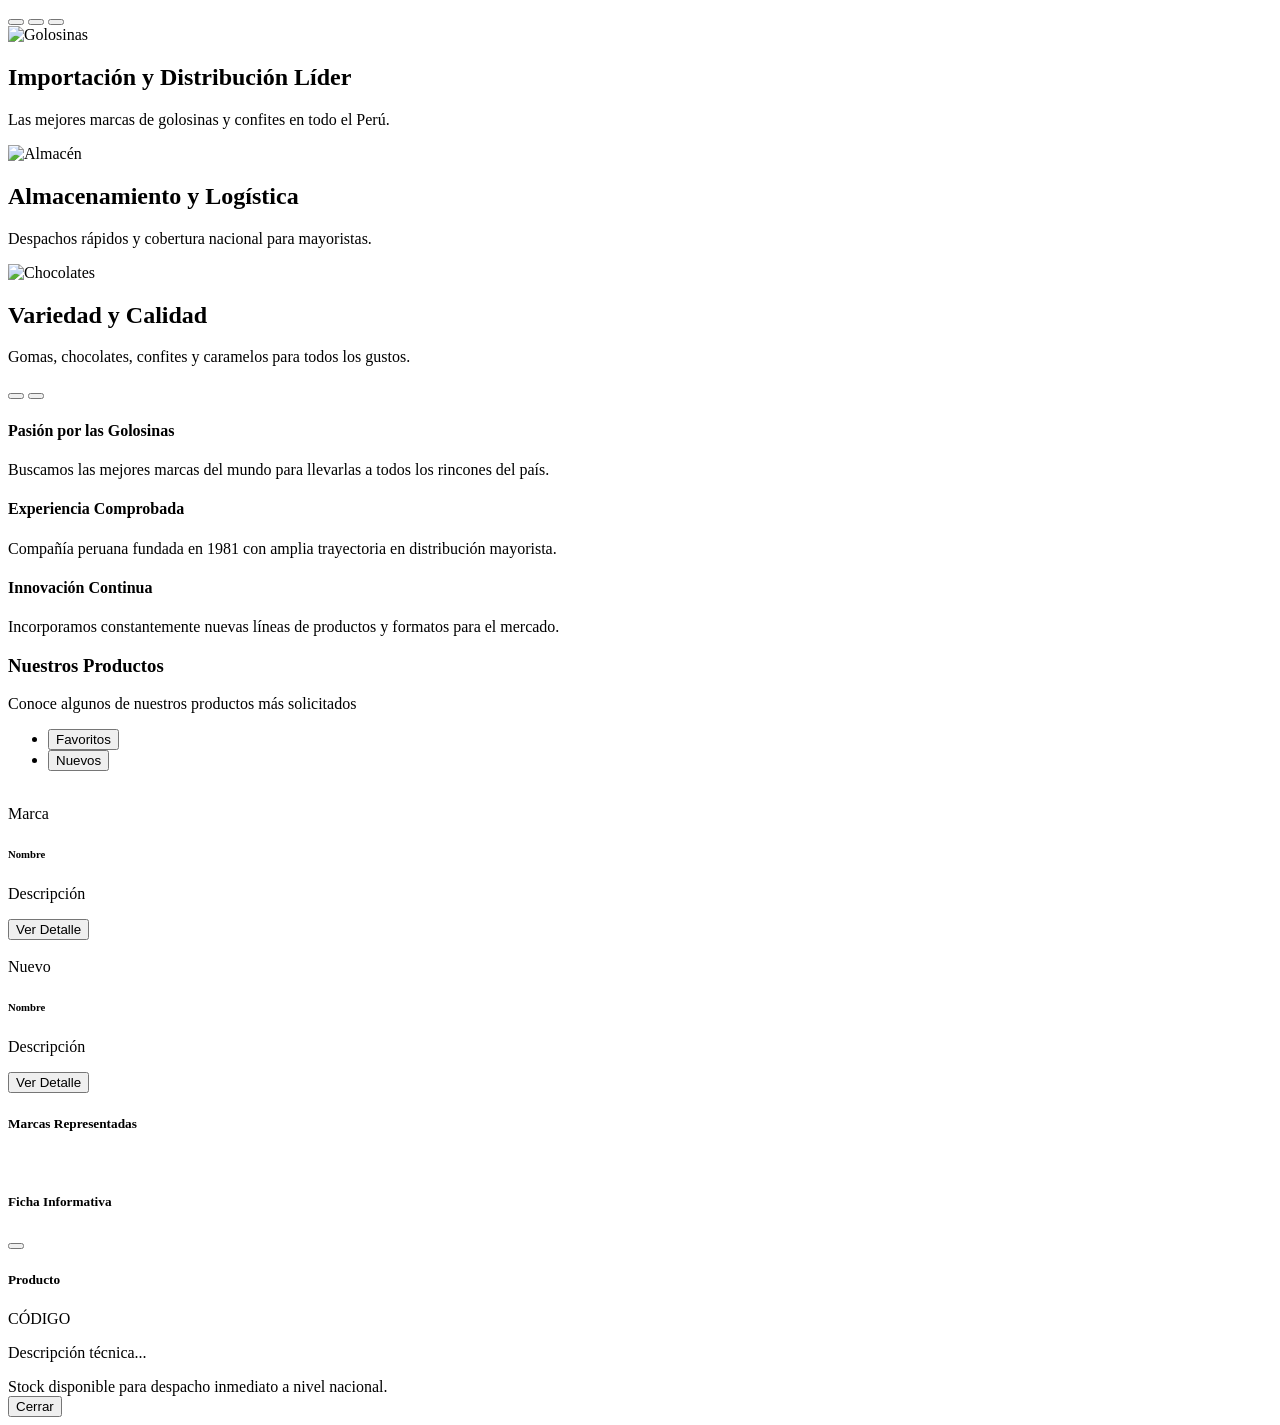
<file: Proyecto-Marcos/src/main/resources/templates/index.html>
<!DOCTYPE html>
<html lang="es" xmlns:th="http://www.thymeleaf.org">
<head>
    <th:block th:replace="~{fragments/layout :: head}"></th:block>
    <title>LABOCER - Inicio</title>
</head>
<body>
    <!-- Encabezado Reutilizable -->
    <div th:replace="~{fragments/layout :: topbar}"></div>
    <div th:replace="~{fragments/layout :: navbar}"></div>

    <!-- CARRUSEL PAGINA -->
    <div id="mainCarousel" class="carousel slide" data-bs-ride="carousel">
        <div class="carousel-indicators">
            <button type="button" data-bs-target="#mainCarousel" data-bs-slide-to="0" class="active"></button>
            <button type="button" data-bs-target="#mainCarousel" data-bs-slide-to="1"></button>
            <button type="button" data-bs-target="#mainCarousel" data-bs-slide-to="2"></button>
        </div>
        <div class="carousel-inner">
            <div class="carousel-item active">
                <img th:src="@{/img/banners/1.jpg}" class="d-block w-100" style="height: 400px; object-fit: cover;" alt="Golosinas">
                <div class="carousel-caption-morado text-center text-white">
                    <h2 class="fw-bold mb-1">Importación y Distribución Líder</h2>
                    <p class="mb-0 small text-white-50">Las mejores marcas de golosinas y confites en todo el Perú.</p>
                </div>
            </div>
            <div class="carousel-item">
                <img th:src="@{/img/banners/4.jpg}" class="d-block w-100" style="height: 400px; object-fit: cover;" alt="Almacén">
                <div class="carousel-caption-morado text-center text-white">
                    <h2 class="fw-bold mb-1">Almacenamiento y Logística</h2>
                    <p class="mb-0 small text-white-50">Despachos rápidos y cobertura nacional para mayoristas.</p>
                </div>
            </div>
            <div class="carousel-item">
                <img th:src="@{/img/banners/2.jpg}" class="d-block w-100" style="height: 400px; object-fit: cover;" alt="Chocolates">
                <div class="carousel-caption-morado text-center text-white">
                    <h2 class="fw-bold mb-1">Variedad y Calidad</h2>
                    <p class="mb-0 small text-white-50">Gomas, chocolates, confites y caramelos para todos los gustos.</p>
                </div>
            </div>
        </div>
        <button class="carousel-control-prev" type="button" data-bs-target="#mainCarousel" data-bs-slide="prev" style="z-index: 5;">
            <span class="carousel-control-prev-icon"></span>
        </button>
        <button class="carousel-control-next" type="button" data-bs-target="#mainCarousel" data-bs-slide="next" style="z-index: 5;">
            <span class="carousel-control-next-icon"></span>
        </button>
    </div>

    <!-- PILARES CORPORATIVOS -->
    <section class="py-5">
        <div class="container">
            <div class="row g-4 text-center">
                <div class="col-md-4">
                    <div class="card-pilar">
                        <i class="bi bi-heart-fill text-danger fs-1 mb-2 d-block"></i>
                        <h4 class="text-labocer-purple fw-bold">Pasión por las Golosinas</h4>
                        <p class="text-muted small mb-0">Buscamos las mejores marcas del mundo para llevarlas a todos los rincones del país.</p>
                    </div>
                </div>
                <div class="col-md-4">
                    <div class="card-pilar">
                        <i class="bi bi-shield-check text-success fs-1 mb-2 d-block"></i>
                        <h4 class="text-labocer-purple fw-bold">Experiencia Comprobada</h4>
                        <p class="text-muted small mb-0">Compañía peruana fundada en 1981 con amplia trayectoria en distribución mayorista.</p>
                    </div>
                </div>
                <div class="col-md-4">
                    <div class="card-pilar">
                        <i class="bi bi-lightning-charge-fill text-warning fs-1 mb-2 d-block"></i>
                        <h4 class="text-labocer-purple fw-bold">Innovación Continua</h4>
                        <p class="text-muted small mb-0">Incorporamos constantemente nuevas líneas de productos y formatos para el mercado.</p>
                    </div>
                </div>
            </div>
        </div>
    </section>

    <!-- PRODUCTOS DESTACADOS (RENDERIZADOS DINÁMICAMENTE CON THYMELEAF) -->
    <section class="py-4">
        <div class="container">
            <div class="text-center mb-4">
                <h3 class="fw-bold text-purple">Nuestros Productos</h3>
                <p class="text-muted small">Conoce algunos de nuestros productos más solicitados</p>
            </div>

            <!-- Pestañas -->
            <ul class="nav nav-pills justify-content-center mb-4" id="pills-tab" role="tablist">
                <li class="nav-item" role="presentation">
                    <button class="nav-link active me-2" id="pills-fav-tab" data-bs-toggle="pill" data-bs-target="#pills-fav" type="button">Favoritos</button>
                </li>
                <li class="nav-item" role="presentation">
                    <button class="nav-link btn-outline-secondary" id="pills-new-tab" data-bs-toggle="pill" data-bs-target="#pills-new" type="button">Nuevos</button>
                </li>
            </ul>

            <!-- Contenido de Pestañas -->
            <div class="tab-content" id="pills-tabContent">
                
                <!-- Tab Favoritos: Iteración dinámica con th:each -->
                <div class="tab-pane fade show active" id="pills-fav">
                    <div class="row row-cols-1 row-cols-sm-2 row-cols-md-4 g-4">
                        <div class="col" th:each="prod : ${favoritos}">
                            <div class="card h-100 card-custom">
                                <img th:src="@{'/' + ${prod.imagen}}" class="card-img-top p-2" th:alt="${prod.nombre}">
                                <div class="card-body text-center d-flex flex-column justify-content-between">
                                    <div>
                                        <span class="badge bg-secondary mb-2" th:text="${prod.marca}">Marca</span>
                                        <h6 class="card-title fw-bold" th:text="${prod.nombre}">Nombre</h6>
                                        <p class="small text-muted mb-3" th:text="${prod.descripcion}">Descripción</p>
                                    </div>
                                    <button class="btn btn-sm btn-labocer-yellow w-100 btn-detalle-home" 
                                            data-bs-toggle="modal" 
                                            data-bs-target="#modalInfo"
                                            th:attr="data-nombre=${prod.nombre}, data-descripcion=${prod.descripcion}, data-codigo=${prod.codigo}">
                                        Ver Detalle
                                    </button>
                                </div>
                            </div>
                        </div>
                    </div>
                </div>

                <!-- Tab Nuevos: Iteración dinámica con th:each -->
                <div class="tab-pane fade" id="pills-new">
                    <div class="row row-cols-1 row-cols-sm-2 row-cols-md-4 g-4">
                        <div class="col" th:each="prod : ${nuevos}">
                            <div class="card h-100 card-custom">
                                <img th:src="@{'/' + ${prod.imagen}}" class="card-img-top p-2" th:alt="${prod.nombre}">
                                <div class="card-body text-center d-flex flex-column justify-content-between">
                                    <div>
                                        <span class="badge bg-danger mb-2">Nuevo</span>
                                        <h6 class="card-title fw-bold" th:text="${prod.nombre}">Nombre</h6>
                                        <p class="small text-muted mb-3" th:text="${prod.descripcion}">Descripción</p>
                                    </div>
                                    <button class="btn btn-sm btn-labocer-yellow w-100 btn-detalle-home" 
                                            data-bs-toggle="modal" 
                                            data-bs-target="#modalInfo"
                                            th:attr="data-nombre=${prod.nombre}, data-descripcion=${prod.descripcion}, data-codigo=${prod.codigo}">
                                        Ver Detalle
                                    </button>
                                </div>
                            </div>
                        </div>
                    </div>
                </div>

            </div>
        </div>
    </section>

    <!-- SECCIÓN MARCAS (ITERADAS CON THYMELEAF) -->
    <section class="py-4 text-center">
        <div class="container">
            <h5 class="text-labocer-purple fw-bold mb-3">Marcas Representadas</h5>
            <div class="row row-cols-2 row-cols-sm-3 row-cols-md-6 g-3 justify-content-center align-items-center">
                <div class="col" th:each="marca : ${marcas}">
                    <div class="brand-card-item">
                        <img th:src="@{'/img/marcas/' + ${marca} + '.png'}" th:alt="${marca}" class="img-fluid brand-img">
                    </div>
                </div>
            </div>
        </div>
    </section>

    <!-- FICHA INFORMATIVA DINÁMICA -->
    <div class="modal fade" id="modalInfo" tabindex="-1" aria-hidden="true">
        <div class="modal-dialog modal-dialog-centered">
            <div class="modal-content">
                <div class="modal-header bg-labocer-purple text-white">
                    <h5 class="modal-title">Ficha Informativa</h5>
                    <button type="button" class="btn-close btn-close-white" data-bs-dismiss="modal"></button>
                </div>
                <div class="modal-body text-center">
                    <h5 id="modalInfoTitulo" class="fw-bold text-purple mb-1">Producto</h5>
                    <p id="modalInfoCodigo" class="badge bg-secondary mb-2">CÓDIGO</p>
                    <p id="modalInfoDesc" class="text-muted small mb-3">Descripción técnica...</p>
                    <div class="alert alert-info py-1 small">Stock disponible para despacho inmediato a nivel nacional.</div>
                </div>
                <div class="modal-footer">
                    <button type="button" class="btn btn-sm btn-secondary" data-bs-dismiss="modal">Cerrar</button>
                </div>
            </div>
        </div>
    </div>

    <!-- Pie de Página Reutilizable -->
    <div th:replace="~{fragments/layout :: footer}"></div>

    <!-- Bootstrap 5 JS Bundle -->
    <script src="https://cdn.jsdelivr.net/npm/bootstrap@5.3.3/dist/js/bootstrap.bundle.min.js"></script>

    <!-- Script para alimentar la ficha informativa interactiva de Inicio -->
    <script>
        document.querySelectorAll('.btn-detalle-home').forEach(btn => {
            btn.addEventListener('click', function() {
                document.getElementById('modalInfoTitulo').textContent = this.getAttribute('data-nombre');
                document.getElementById('modalInfoCodigo').textContent = 'Código: ' + this.getAttribute('data-codigo');
                document.getElementById('modalInfoDesc').textContent = this.getAttribute('data-descripcion');
            });
        });
    </script>
</body>
</html>
</file>
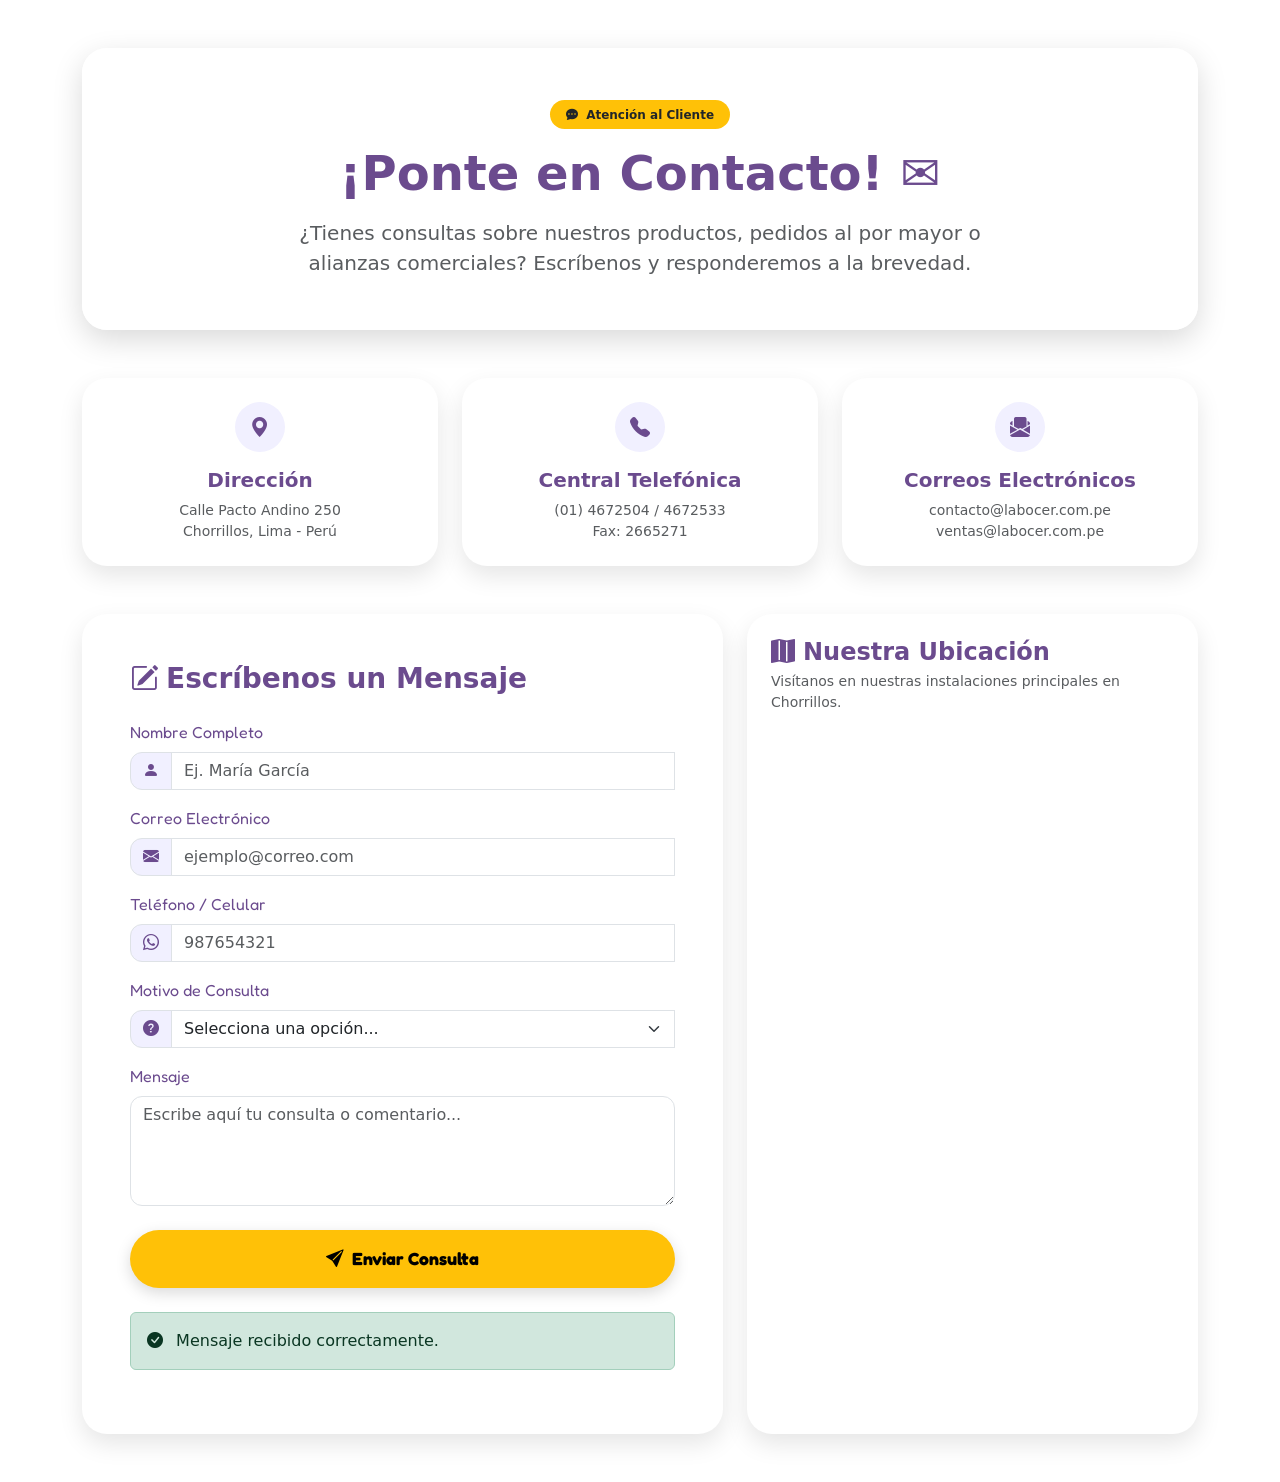
<file: Proyecto-Marcos/src/main/resources/templates/contacto.html>
<!DOCTYPE html>
<html lang="es" xmlns:th="http://www.thymeleaf.org">
<head>
    <th:block th:replace="~{fragments/layout :: head}"></th:block>
    <title>Contacto - LABOCER | Importación y Distribución de Golosinas</title>
    <link rel="shortcut icon" th:href="@{/img-nos/logo.png}" type="image/x-icon">
    
    <link href="https://cdn.jsdelivr.net/npm/bootstrap@5.3.3/dist/css/bootstrap.min.css" rel="stylesheet">
    <link rel="stylesheet" href="https://cdn.jsdelivr.net/npm/bootstrap-icons@1.11.3/font/bootstrap-icons.min.css">
    
    <link href="https://fonts.googleapis.com/css2?family=Fredoka:wght@400;600;700&family=Poppins:wght@300;400;600&display=swap" rel="stylesheet">
    <link rel="stylesheet" th:href="@{/css/custom.css}">
    <style>
        /* Tarjeta Header */
        .header-box {
            background: rgba(255, 255, 255, 0.95);
            border-radius: 25px;
            box-shadow: 0 10px 30px rgba(0,0,0,0.15);
            border: 4px solid #ffffff;
        }

        .text-purple {
            color: #6B4B8E !important;
        }

        .bg-purple {
            background-color: #6B4B8E !important;
        }

        /* Tarjeta principal y lateral */
        .card-candy {
            border: none;
            border-radius: 25px;
            box-shadow: 0 10px 25px rgba(0,0,0,0.1);
            background-color: #ffffff;
            overflow: hidden;
        }

        /* Botón de envío */
        .btn-candy {
            background-color: #ffc107;
            color: #000000 !important;
            font-family: 'Fredoka', cursive;
            border: none;
            border-radius: 50px;
            padding: 12px 30px;
            font-size: 1.1rem;
            font-weight: 700;
            box-shadow: 0 5px 15px rgba(0, 0, 0, 0.15);
            transition: all 0.3s ease;
        }

        .btn-candy:hover {
            transform: scale(1.02);
            background-color: #e0a800;
        }

        /* Form Controls con estilo redondeado */
        .form-control, .form-select, .input-group-text {
            border-radius: 12px;
        }
        
        .input-group .form-control, .input-group .form-select {
            border-top-left-radius: 0;
            border-bottom-left-radius: 0;
        }
        
        .input-group .input-group-text {
            border-top-right-radius: 0;
            border-bottom-right-radius: 0;
            background-color: #f1f0ff;
            color: #6B4B8E;
        }

        .form-label {
            font-family: 'Fredoka', cursive;
            color: #6B4B8E;
        }

        .icon-box-circle {
            width: 50px;
            height: 50px;
            border-radius: 50%;
            display: flex;
            align-items: center;
            justify-content: center;
            background-color: #f1f0ff;
            color: #6B4B8E;
            font-size: 1.25rem;
            flex-shrink: 0;
        }
    </style>
</head>
<body>
    <!-- Encabezado Reutilizable -->
    <div th:replace="~{fragments/layout :: topbar}"></div>
    <div th:replace="~{fragments/layout :: navbar}"></div>

    <!-- Header / Título -->
    <header class="container py-5">
        <div class="header-box text-center p-4 p-md-5">
            <span class="badge bg-warning text-dark px-3 py-2 rounded-pill fw-bold mb-3">
                <i class="bi bi-chat-dots-fill me-1"></i> Atención al Cliente
            </span>
            <h1 class="display-5 fw-bold text-purple mb-3">¡Ponte en Contacto! ✉️</h1>
            <p class="lead text-muted mx-auto mb-0" style="max-width: 750px;">
                ¿Tienes consultas sobre nuestros productos, pedidos al por mayor o alianzas comerciales? Escríbenos y responderemos a la brevedad.
            </p>
        </div>
    </header>

    <main class="container mb-5">
        
        <!-- Tarjetas de Información Rápida -->
        <div class="row g-4 mb-5">
            <div class="col-md-4">
                <div class="card card-candy p-4 text-center h-100 d-flex flex-column align-items-center justify-content-center">
                    <div class="icon-box-circle mb-3">
                        <i class="bi bi-geo-alt-fill"></i>
                    </div>
                    <h5 class="fw-bold text-purple mb-2">Dirección</h5>
                    <p class="text-muted small mb-0">Calle Pacto Andino 250<br>Chorrillos, Lima - Perú</p>
                </div>
            </div>
            
            <div class="col-md-4">
                <div class="card card-candy p-4 text-center h-100 d-flex flex-column align-items-center justify-content-center">
                    <div class="icon-box-circle mb-3">
                        <i class="bi bi-telephone-fill"></i>
                    </div>
                    <h5 class="fw-bold text-purple mb-2">Central Telefónica</h5>
                    <p class="text-muted small mb-0">(01) 4672504 / 4672533<br>Fax: 2665271</p>
                </div>
            </div>

            <div class="col-md-4">
                <div class="card card-candy p-4 text-center h-100 d-flex flex-column align-items-center justify-content-center">
                    <div class="icon-box-circle mb-3">
                        <i class="bi bi-envelope-paper-fill"></i>
                    </div>
                    <h5 class="fw-bold text-purple mb-2">Correos Electrónicos</h5>
                    <p class="text-muted small mb-0">contacto@labocer.com.pe<br>ventas@labocer.com.pe</p>
                </div>
            </div>
        </div>

        <div class="row g-4">
            <!-- Formulario de Contacto -->
            <div class="col-lg-7">
                <div class="card card-candy p-4 p-md-5">
                    <h3 class="fw-bold text-purple mb-4"><i class="bi bi-pencil-square me-2"></i>Escríbenos un Mensaje</h3>
                    
                   <form 
    id="formContacto"
    th:action="@{/contacto/enviar}"
    method="post"
    class="needs-validation"
    novalidate>
                        
                        <!-- Nombre Completo -->
                        <div class="mb-3 form-group">
                            <label for="nombreCompleto" class="form-label">Nombre Completo</label>
                            <div class="input-group">
                                <span class="input-group-text"><i class="bi bi-person-fill"></i></span>
                                <input 
    type="text"
    class="form-control"
    id="nombreCompleto"
    name="nombreCompleto"
    placeholder="Ej. María García"
    required>
                                <div class="invalid-feedback">Por favor ingresa tu nombre completo.</div>
                            </div>
                        </div>

                        <!-- Correo Electrónico -->
                        <div class="mb-3 form-group">
                            <label for="emailContacto" class="form-label">Correo Electrónico</label>
                            <div class="input-group">
                                <span class="input-group-text"><i class="bi bi-envelope-fill"></i></span>
                                <input 
    type="email"
    class="form-control"
    id="emailContacto"
    name="email"
    placeholder="ejemplo@correo.com"
    required>
                                <div class="invalid-feedback">Ingresa un correo electrónico válido.</div>
                            </div>
                        </div>

                        <!-- Teléfono / WhatsApp -->
                        <div class="mb-3 form-group">
                            <label for="telefonoContacto" class="form-label">Teléfono / Celular</label>
                            <div class="input-group">
                                <span class="input-group-text"><i class="bi bi-whatsapp"></i></span>
                                <input 
    type="tel"
    class="form-control"
    id="telefonoContacto"
    name="telefono"
    placeholder="987654321"
    maxlength="9"
    minlength="9"
    pattern="[0-9]{9}"
    oninput="this.value = this.value.replace(/[^0-9]/g, '')"
    required>
                                <div class="invalid-feedback">Ingresa un número telefónico de 9 dígitos.</div>
                            </div>
                        </div>

                        <!-- Motivo de Consulta -->
                        <div class="mb-3 form-group">
                            <label for="asunto" class="form-label">Motivo de Consulta</label>
                            <div class="input-group">
                                <span class="input-group-text"><i class="bi bi-question-circle-fill"></i></span>
                                <select class="form-select" id="asunto" name="asunto" required>
                                    <option value="" selected disabled>Selecciona una opción...</option>
                                    <option value="pedidos">Ventas y Pedidos al por Mayor</option>
                                    <option value="distribucion">Quiero ser Distribuidor</option>
                                    <option value="atencion">Atención al Cliente / Reclamos</option>
                                    <option value="otro">Otro Motivo</option>
                                </select>
                                <div class="invalid-feedback">Selecciona el motivo de tu consulta.</div>
                            </div>
                        </div>

                        <!-- Mensaje -->
                        <div class="mb-4 form-group">
                            <label for="mensaje" class="form-label">Mensaje</label>
                           <textarea 
    class="form-control"
    id="mensaje"
    name="mensaje"
    rows="4"
    placeholder="Escribe aquí tu consulta o comentario..."
    required></textarea>
                            <div class="invalid-feedback">Por favor escribe un mensaje.</div>
                        </div>

                        <!-- Botón Submit -->
                        <button type="submit" class="btn btn-candy w-100 py-3">
                            <i class="bi bi-send-fill me-2"></i>Enviar Consulta
                        </button>

                    </form>
                    <div 
    th:if="${mensaje}"
    class="alert alert-success mt-4"
    role="alert">

    <i class="bi bi-check-circle-fill me-2"></i>
    Mensaje recibido correctamente.
</div>
                </div>
            </div>

            <!-- Mapa de Ubicación -->
            <div class="col-lg-5">
                <div class="card card-candy h-100 p-2">
                    <div class="p-3">
                        <h4 class="fw-bold text-purple mb-1"><i class="bi bi-map-fill me-2"></i>Nuestra Ubicación</h4>
                        <p class="text-muted small mb-0">Visítanos en nuestras instalaciones principales en Chorrillos.</p>
                    </div>
                    <div class="flex-grow-1" style="min-height: 350px;">
                        <iframe 
                            src="https://www.google.com/maps/embed?pb=!1m18!1m12!1m3!1d3900.270921471379!2d-77.0135320251786!3d-12.16115984339174!2m3!1f0!2f0!3f0!3m2!1i1024!2i768!4f13.1!3m3!1m2!1s0x9105b81014a0fa81%3A0xb001ba0236a287ee!2sCa.%20Pacto%20Andino%20250%2C%20Chorrillos%2015056!5e0!3m2!1ses!2spe!4v1700000000000!5m2!1ses!2spe" 
                            width="100%" 
                            height="100%" 
                            style="border:0; border-radius: 20px;" 
                            allowfullscreen="" 
                            loading="lazy" 
                            referrerpolicy="no-referrer-when-downgrade">
                        </iframe>
                    </div>
                </div>
            </div>

        </div>
    </main>

    <!-- Footer -->
    <div th:replace="~{fragments/layout :: footer}"></div>

    <!-- Bootstrap 5 JS Bundle -->
    <script src="https://cdn.jsdelivr.net/npm/bootstrap@5.3.3/dist/js/bootstrap.bundle.min.js"></script>
    
    <!-- Script de Validación Nativa de Bootstrap -->
 <script>
(() => {
    'use strict'

    const form = document.getElementById('formContacto')

    form.addEventListener('submit', event => {

        const telefonoInput = document.getElementById('telefonoContacto');

        if (!form.checkValidity() || telefonoInput.value.length !== 9) {
            event.preventDefault()
            event.stopPropagation()
        }

        form.classList.add('was-validated')

    }, false)

})()
</script>
</body>
</html>
</file>
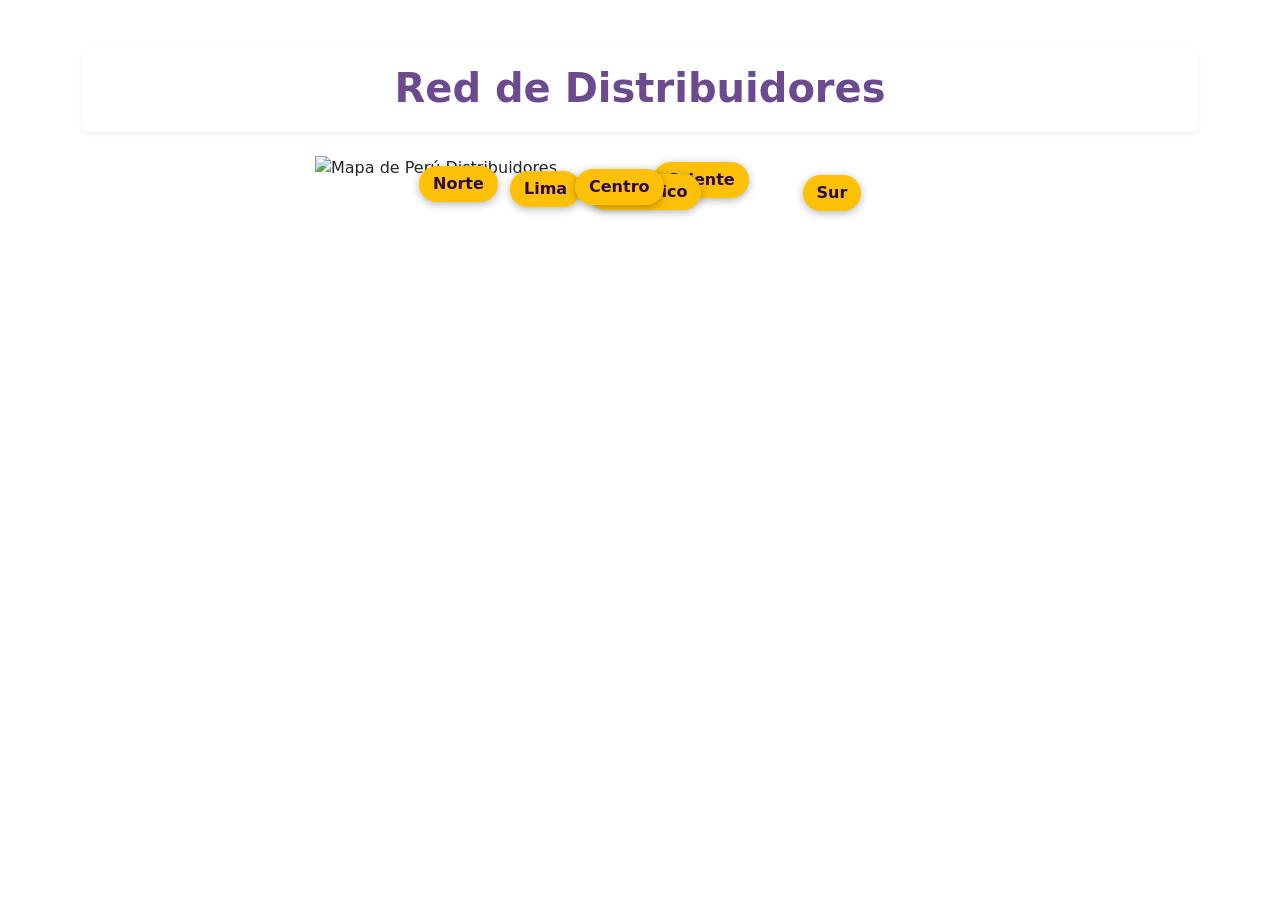
<file: Proyecto-Marcos/src/main/resources/templates/distribuidores.html>
<!DOCTYPE html>
<html lang="es" xmlns:th="http://www.thymeleaf.org">
<head>
    <th:block th:replace="~{fragments/layout :: head}"></th:block>
    <title>Distribuidores - LABOCER</title>
    <link rel="shortcut icon" th:href="@{/img-nos/logo.png}" type="image/x-icon">

    <link rel="preconnect" href="https://fonts.googleapis.com">
    <link rel="preconnect" href="https://fonts.gstatic.com" crossorigin>
    <link href="https://fonts.googleapis.com/css2?family=Fredoka:wght@400;600;700&family=Poppins:wght@300;400;600&display=swap" rel="stylesheet">

    <link href="https://cdn.jsdelivr.net/npm/bootstrap@5.3.3/dist/css/bootstrap.min.css" rel="stylesheet">
    <link rel="stylesheet" href="https://cdn.jsdelivr.net/npm/bootstrap-icons@1.11.3/font/bootstrap-icons.min.css">
    <link rel="stylesheet" th:href="@{/css/custom.css}">
    
    <style>
        .mapabox {
            position: relative;
            max-width: 650px;
            margin: 0 auto;
        }

        .mapaperu {
            width: 100%;
            height: auto;
            display: block;
        }

        .btnpro {
            position: absolute;
            z-index: 10;
        }

        .btnmap {
            background-color: #ffc107;
            color: #2b0854;
            font-weight: bold;
            padding: 6px 14px;
            border-radius: 20px;
            cursor: pointer;
            box-shadow: 0 2px 8px rgba(0, 0, 0, 0.3);
            margin: 0;
            display: inline-block;
            transition: all 0.2s ease-in-out;
            user-select: none;
            border: none;
        }

        .btnmap:hover,
        .btnmap:focus {
            background-color: #2b0854;
            color: #ffffff;
            transform: scale(1.08);
        }

        .inmapa.boxpro {
            display: none;
            position: absolute;
            top: 110%;
            left: 50%;
            transform: translateX(-50%);
            width: 280px;
            max-height: 260px;
            overflow-y: auto;
            background-color: #ffffff;
            border: 2px solid #6B4B8E;
            border-radius: 8px;
            padding: 12px;
            box-shadow: 0 4px 15px rgba(0, 0, 0, 0.3);
            z-index: 100;
            font-size: 0.85rem;
            text-align: left;
        }

        .inmapa.boxpro,
        .inmapa.boxpro p,
        .inmapa.boxpro strong {
            color: #000000 !important;
        }

        .inmapa.boxpro p {
            margin-bottom: 0;
        }

        /* Soporte para Hover y Clics activos */
        .btnpro:hover .inmapa.boxpro,
        .btnpro.active .inmapa.boxpro {
            display: block;
        }

        /* Posicionamiento en el Mapa */
        .proceso1 { top: 62%; left: 30%; }
        .proceso2 { top: 25%; left: 52%; }
        .proceso3 { top: 76%; left: 42%; }
        .proceso4 { top: 78%; left: 75%; }
        .proceso5 { top: 55%; left: 40%; }
        .proceso6 { top: 40%; left: 16%; }

        /* Ajustes Responsivos */
        @media (max-width: 576px) {
            .btnmap {
                padding: 4px 10px;
                font-size: 0.75rem;
            }
            .inmapa.boxpro {
                width: 220px;
                font-size: 0.78rem;
            }
        }
    </style>
</head>
<body>
    <!-- Encabezado Reutilizable -->
    <div th:replace="~{fragments/layout :: topbar}"></div>
    <div th:replace="~{fragments/layout :: navbar}"></div>

    <!-- Contenido Principal: Mapa Interactivo -->
    <main class="container py-5">
        <div class="text-center mb-4 p-3 bg-white bg-opacity-90 rounded shadow-sm">
            <h1 class="fw-bold mb-1" style="color: #6B4B8E !important;">Red de Distribuidores</h1>
        </div>

        <div class="mapabox animateblock">
            <img th:src="@{/img-distr/mapa.png}" class="mapaperu" alt="Mapa de Perú Distribuidores" onerror="this.src='/imgs/mapa.png'">
            
            <!-- LIMA -->
            <div class="btnpro proceso1">
                <button class="btnmap">Lima</button>
                <div class="inmapa boxpro">
                    <p>Distribuidores San Hilarion S.A.</p>
                    <p>Distribuidores MAFE.L S.A.C.</p>
                    <p>Drug Store San Nicolás S.A.C.</p>
                    <p>Representaciones San Nicolás S.A.C.</p>
                    <p>Dacom Comercial E.I.R.L.</p>
                    <p>Distribuciones CESFA S.A.C.</p>
                    <p>Distribuciones e inversiones Aldrians S.A.C.</p>
                    <p>Grupo Dulmed S.A.C.</p>
                    <p>Romero Poma Joel</p>
                    <p>Rojas Benavides José Manuel</p>
                    <p>SOMAD S.R.L.</p>
                </div> 
            </div> 

            <!-- ORIENTE -->
            <div class="btnpro proceso2">
                <button class="btnmap">Oriente</button>
                <div class="inmapa boxpro">
                    <p>
                        <strong>PUCALLPA</strong><br>
                        - DISTRIBUCIONES B Y V DEL ORIENTE E.I.R.L.<br>
                        - E-INNOVAS DISTRIBUIDORES E.I.R.L.<br>
                        - INVERSIONES V Y A S.A.C.<br>
                        - MAKRO DISTRIBUIDORES E.I.R.L.<br><br>
                        <strong>MOYOBAMBA</strong><br>
                        - ARAUJO CANELO, JHON HAYRO<br><br>
                        <strong>TARAPOTO</strong><br>
                        - ALTAMIRANO CHAVEZ, DANIEL
                    </p>
                </div> 
            </div>

            <!-- SUR CHICO -->
            <div class="btnpro proceso3">
                <button class="btnmap">Sur Chico</button>
                <div class="inmapa boxpro">
                    <p>
                        <strong>ANDAHUAYLAS</strong><br>
                        - CUYA MENDEZ, GENOVEVA<br><br>
                        <strong>AYACUCHO</strong><br>
                        - DISTRIBUIDORA JIMENEZ E IRIARTE S.A.<br><br>
                        <strong>CHINCHA</strong><br>
                        - CARBAJAL ALMEYDA, DARIO RENATO<br>
                        - DISTRIBUIDORA JIMENEZ E IRIARTE S.A.<br><br>
                        <strong>ICA</strong><br>
                        - HERNANDEZ NEYRA, JOSEPH JAVIER<br>
                        - DISTRIBUIDORA JIMENEZ E IRIARTE S.A.
                    </p>
                </div> 
            </div>

            <!-- SUR -->
            <div class="btnpro proceso4">
                <button class="btnmap">Sur</button>
                <div class="inmapa boxpro">
                    <p>
                        <strong>PUERTO MALDONADO</strong><br>
                        - CAÑAZACA APAZA, JUAN LUIS<br><br>
                        <strong>CUSCO</strong><br>
                        - DON JOSE REPRESENTACIONES S.R.L.<br>
                        - INVERSIONES REMAN E.I.R.L.<br>
                        - KONSUMASS S.C.R.L.<br>
                        - PORTUGAL DISTRIBUCIONES E.I.R.L.<br><br>
                        <strong>AREQUIPA</strong><br>
                        - CHIRINOS DISTRIBUCIONES E.I.R.L.<br>
                        - DISTRIBUIDORA VICTORIA E.I.R.L.<br>
                        - MANRIQUE DISTRIBUCIONES E.I.R.L.<br>
                        - MCED DISTRIBUCIONES E.I.R.L.<br>
                        - SOLUCIONES LCD PERU S.A.C.<br><br>
                        <strong>TACNA</strong><br>
                        - DISTRIBUCIONES DE IMPULSO VARIEDADES DEL SUR S.R.L.<br><br>
                        <strong>MOQUEGUA</strong><br>
                        - SON DE ORO E.I.R.L.<br><br>
                        <strong>JULIACA</strong><br>
                        - APAZA CCASO, RUBEN<br>
                        - DISTRIBUCIONES Y REPRESENTACIONES VALMIAR E.I.R.L.<br>
                        - HORIZONTE CUSCO
                    </p>
                </div> 
            </div>

            <!-- CENTRO -->
            <div class="btnpro proceso5">
                <button class="btnmap">Centro</button>
                <div class="inmapa boxpro">
                    <p>
                        <strong>OXAPAMPA</strong><br>
                        - ACEVEDO BLANCO, CLELIA ALBINA<br><br>
                        <strong>TINGO MARIA</strong><br>
                        - AGB DISTRIBUCIONES E.I.R.L.<br><br>
                        <strong>HUANUCO</strong><br>
                        - DISART S.C.R.L.<br><br>
                        <strong>CERRO DE PASCO</strong><br>
                        - DISTRIBUCIONES E INVERSIONES RIVER E.I.R.L.<br>
                        - FIDELAC S.R.L.<br><br>
                        <strong>CHANCHAMAYO</strong><br>
                        - CASIMIRO ALCOSER JUAN JOSE<br>
                        - CA & LU<br><br>
                        <strong>HUANCAVELICA</strong><br>
                        - FERNANDEZ TORRES, WILLIAMS GEORGE<br><br>
                        <strong>HUANCAYO</strong><br>
                        - CORPORACION CENTRAL ZUAN S.A.C.<br>
                        - GESA CENTRO S.A.C.<br>
                        - REPRESENTACIONES VV & AS E.I.R.LTDA.<br>
                        - PAYHUA ROSEL, MARCO ANTONIO<br>
                        - BVALE<br><br>
                        <strong>TARMA</strong><br>
                        - DIMERZA S.R.LTDA.
                    </p>
                </div> 
            </div>   

            <!-- NORTE -->
            <div class="btnpro proceso6">
                <button class="btnmap">Norte</button>
                <div class="inmapa boxpro">
                    <p>
                        <strong>PIURA</strong><br>
                        - EUROVA S.A.C.<br>
                        - INVERSIONES JEHOVA NISHI<br><br>
                        <strong>TUMBES</strong><br>
                        - INVERSIONES BEA E.I.R.L.<br>
                        - INVERSIONES CAMILA Y JPS E.I.R.L.<br><br>
                        <strong>CHICLAYO</strong><br>
                        - DISTRIBUCIONES CORONEL PERALES<br>
                        - DISTRIBUCIONES ANAYA E.I.R.L.<br>
                        - SANTA ANITA CHICLAYO S.A.C.<br>
                        - ACCQUISTA<br><br>
                        <strong>TRUJILLO</strong><br>
                        - COMERCIAL TODO BARATO<br><br>
                        <strong>SULLANA</strong><br>
                        - INVERSIONES JEHOVA NISHI<br>
                        - DISTRIBUCIONES DSC S.A.C.<br><br>
                        <strong>CHIMBOTE</strong><br>
                        - DISTRIBUIDORA CHUICA<br>
                        - GIL SANCHEZ ROBERTO<br><br>
                        <strong>HUARAZ</strong><br>
                        - DISTRIBUIDORA RODAMA<br><br>
                        <strong>HUACHO</strong><br>
                        - DISTRIBUIDORA PRIMOS<br><br>
                        <strong>JAÉN</strong><br>
                        - REPRESENTACIONES EDU<br><br>
                        <strong>CAJAMARCA</strong><br>
                        - DISTRIBUCIONES CHALLI S.R.L.
                    </p>
                </div> 
            </div>

        </div>
    </main>

    <!-- Footer -->
    <div th:replace="~{fragments/layout :: footer}"></div>

    <!-- Bootstrap 5 JS Bundle -->
    <script src="https://cdn.jsdelivr.net/npm/bootstrap@5.3.3/dist/js/bootstrap.bundle.min.js"></script>
    
    <script>
        // Soporte tactil para mostrar/ocultar distribuidores al pulsar en movil
        document.querySelectorAll('.btnpro').forEach(item => {
            item.addEventListener('click', function(e) {
                e.stopPropagation();
                document.querySelectorAll('.btnpro').forEach(el => {
                    if (el !== item) el.classList.remove('active');
                });
                item.classList.toggle('active');
            });
        });

        // Cerrar recuadros al tocar fuera
        document.addEventListener('click', function() {
            document.querySelectorAll('.btnpro').forEach(el => el.classList.remove('active'));
        });
    </script>
</body>
</html>
</file>
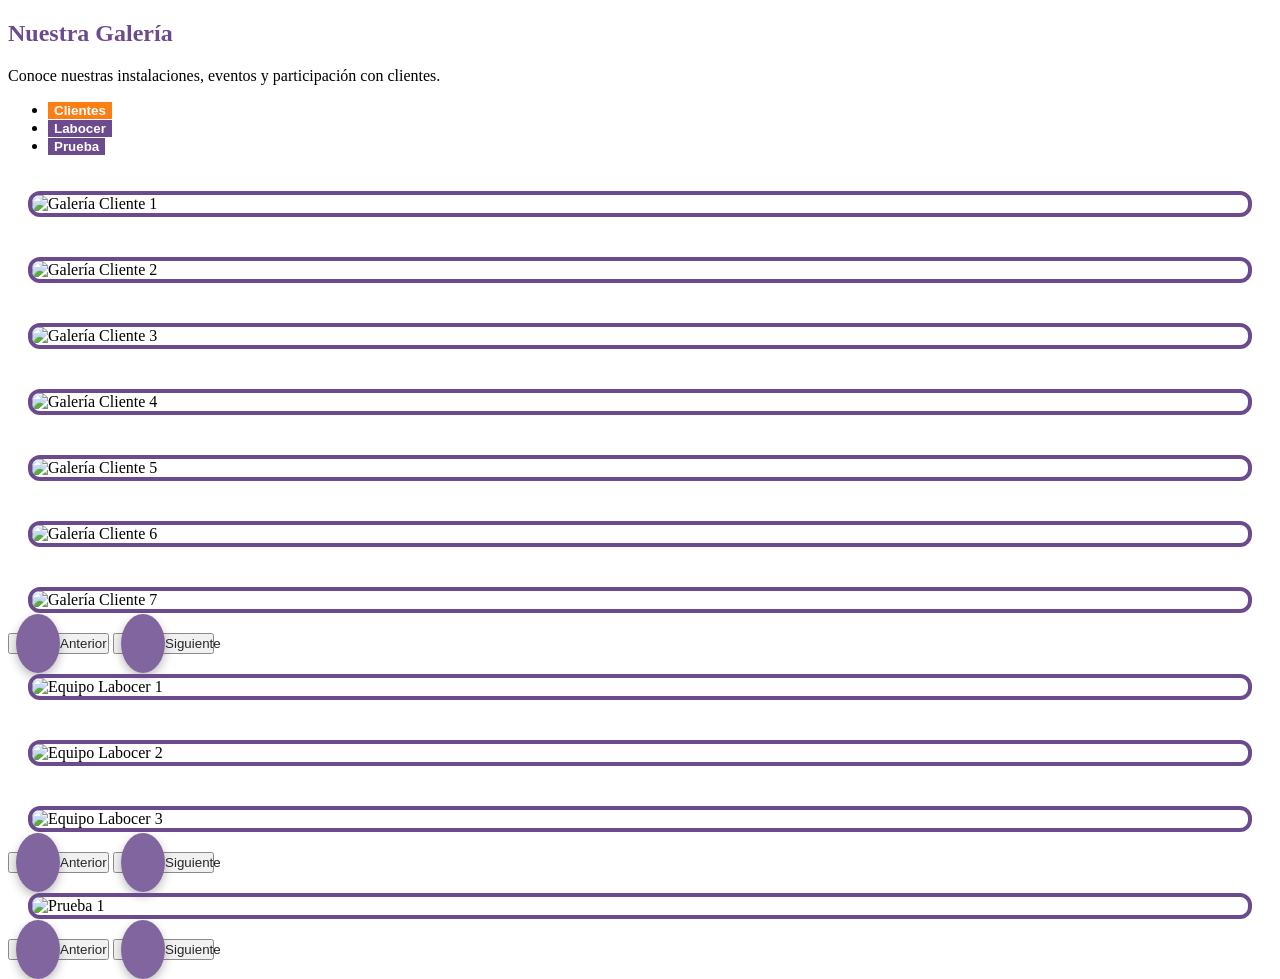
<file: Proyecto-Marcos/src/main/resources/templates/galeria.html>
<!DOCTYPE html>
<html lang="es" xmlns:th="http://www.thymeleaf.org">
<head>
    <th:block th:replace="~{fragments/layout :: head}"></th:block>
    <title>LABOCER | Galería de Fotos</title>

    <style>
        .gallery-img {
            max-width: 100%;
            max-height: 500px;
            object-fit: contain;
            border-radius: 12px;
            margin: 0 auto;
            display: block;
            border: 4px solid #6B4B8E;
        }

        #galleryTabs .nav-link {
            background-color: #6B4B8E;
            color: #ffffff;
            border: none;
            font-weight: 600;
            transition: all 0.3s ease;
        }

        #galleryTabs .nav-link:hover {
            color: #ffc107;
            background-color: #553873;
        }

        #galleryTabs .nav-link.active {
            background-color: #fd7e14 !important;
            color: #ffffff !important;
            border: none;
        }

        .carousel {
            position: relative;
        }

        .carousel-control-prev,
        .carousel-control-next {
            width: 8%;
            z-index: 10;
            opacity: 0.85;
            transition: opacity 0.3s ease;
        }

        .carousel-control-prev:hover,
        .carousel-control-next:hover {
            opacity: 1;
        }

        .carousel-control-prev-icon,
        .carousel-control-next-icon {
            background-color: #6B4B8E;
            border-radius: 50%;
            padding: 22px;
            background-size: 50%;
            box-shadow: 0 4px 10px rgba(0, 0, 0, 0.3);
        }

        .carousel-item {
            background-color: transparent !important;
            border-radius: 12px;
            padding: 20px;
        }

        .carousel-item::before {
            display: none !important;
            content: none !important;
        }
    </style>
</head>
<body class="d-flex flex-column min-vh-100">

    <!-- Encabezado Reutilizable -->
    <div th:replace="~{fragments/layout :: topbar}"></div>
    <div th:replace="~{fragments/layout :: navbar}"></div>

    <!-- Sección de Galería -->
    <main class="container my-5 flex-grow-1" id="seccionscrol">
        <div class="text-center mb-4 bg-white p-4 rounded-3 shadow-sm">
            <h2 class="fw-bold text-uppercase mb-2" style="color: #6B4B8E;">Nuestra Galería</h2>
            <p class="text-muted mb-0">Conoce nuestras instalaciones, eventos y participación con clientes.</p>
        </div>

        <!-- Pestañas de Navegación -->
        <ul class="nav nav-tabs justify-content-center mb-4" id="galleryTabs" role="tablist">
            <li class="nav-item" role="presentation">
                <button class="nav-link active px-4" id="clientes-tab" data-bs-toggle="tab" data-bs-target="#clientes" type="button" role="tab">Clientes</button>
            </li>
            <li class="nav-item" role="presentation">
                <button class="nav-link px-4" id="labocer-tab" data-bs-toggle="tab" data-bs-target="#labocer" type="button" role="tab">Labocer</button>
            </li>
            <li class="nav-item" role="presentation">
                <button class="nav-link px-4" id="prueba-tab" data-bs-toggle="tab" data-bs-target="#prueba" type="button" role="tab">Prueba</button>
            </li>
        </ul>

        <!-- Contenido de las Pestañas -->
        <div class="tab-content" id="galleryTabsContent">
            <!-- Pestaña Clientes -->
            <div class="tab-pane fade show active" id="clientes" role="tabpanel">
                <div id="carouselClientes" class="carousel slide shadow-sm" data-bs-ride="carousel">
                    <div class="carousel-inner">
                        <div class="carousel-item active">
                            <img th:src="@{/img-gal/cliente1.jpg}" class="gallery-img" alt="Galería Cliente 1">
                        </div>
                        <div class="carousel-item">
                            <img th:src="@{/img-gal/cliente2.jpg}" class="gallery-img" alt="Galería Cliente 2">
                        </div>
                        <div class="carousel-item">
                            <img th:src="@{/img-gal/cliente3.jpg}" class="gallery-img" alt="Galería Cliente 3">
                        </div>
                        <div class="carousel-item">
                            <img th:src="@{/img-gal/cliente7.jpg}" class="gallery-img" alt="Galería Cliente 4">
                        </div>
                        <div class="carousel-item">
                            <img th:src="@{/img-gal/cliente5.jpg}" class="gallery-img" alt="Galería Cliente 5">
                        </div>
                        <div class="carousel-item">
                            <img th:src="@{/img-gal/cliente6.jpg}" class="gallery-img" alt="Galería Cliente 6">
                        </div>
                        <div class="carousel-item">
                            <img th:src="@{/img-gal/cliente8.jpg}" class="gallery-img" alt="Galería Cliente 7">
                        </div>
                    </div>
                    <button class="carousel-control-prev" type="button" data-bs-target="#carouselClientes" data-bs-slide="prev">
                        <span class="carousel-control-prev-icon" aria-hidden="true"></span>
                        <span class="visually-hidden">Anterior</span>
                    </button>
                    <button class="carousel-control-next" type="button" data-bs-target="#carouselClientes" data-bs-slide="next">
                        <span class="carousel-control-next-icon" aria-hidden="true"></span>
                        <span class="visually-hidden">Siguiente</span>
                    </button>
                </div>
            </div>

            <!-- Pestaña Labocer -->
            <div class="tab-pane fade" id="labocer" role="tabpanel">
                <div id="carouselLabocer" class="carousel slide shadow-sm" data-bs-ride="carousel">
                    <div class="carousel-inner">
                        <div class="carousel-item active">
                            <img th:src="@{/img-gal/Vendedores1.jpg}" class="gallery-img" alt="Equipo Labocer 1">
                        </div>
                        <div class="carousel-item">
                            <img th:src="@{/img-gal/Vendedores2.jpg}" class="gallery-img" alt="Equipo Labocer 2">
                        </div>
                        <div class="carousel-item">
                            <img th:src="@{/img-gal/Vendedores3.jpg}" class="gallery-img" alt="Equipo Labocer 3">
                        </div>
                    </div>
                    <button class="carousel-control-prev" type="button" data-bs-target="#carouselLabocer" data-bs-slide="prev">
                        <span class="carousel-control-prev-icon" aria-hidden="true"></span>
                        <span class="visually-hidden">Anterior</span>
                    </button>
                    <button class="carousel-control-next" type="button" data-bs-target="#carouselLabocer" data-bs-slide="next">
                        <span class="carousel-control-next-icon" aria-hidden="true"></span>
                        <span class="visually-hidden">Siguiente</span>
                    </button>
                </div>
            </div>

            <!-- Pestaña Prueba -->
            <div class="tab-pane fade" id="prueba" role="tabpanel">
                <div id="carouselPrueba" class="carousel slide shadow-sm" data-bs-ride="carousel">
                    <div class="carousel-inner">
                        <div class="carousel-item active">
                            <img th:src="@{/img-gal/prueba.jpg}" class="gallery-img" alt="Prueba 1">
                        </div>
                    </div>
                    <button class="carousel-control-prev" type="button" data-bs-target="#carouselPrueba" data-bs-slide="prev">
                        <span class="carousel-control-prev-icon" aria-hidden="true"></span>
                        <span class="visually-hidden">Anterior</span>
                    </button>
                    <button class="carousel-control-next" type="button" data-bs-target="#carouselPrueba" data-bs-slide="next">
                        <span class="carousel-control-next-icon" aria-hidden="true"></span>
                        <span class="visually-hidden">Siguiente</span>
                    </button>
                </div>
            </div>
        </div>
    </main>

    <!-- Footer Unificado -->
    <div th:replace="~{fragments/layout :: footer}"></div>

    <!-- Bootstrap 5 JS Bundle -->
    <script src="https://cdn.jsdelivr.net/npm/bootstrap@5.3.3/dist/js/bootstrap.bundle.min.js"></script>
</body>
</html>
</file>
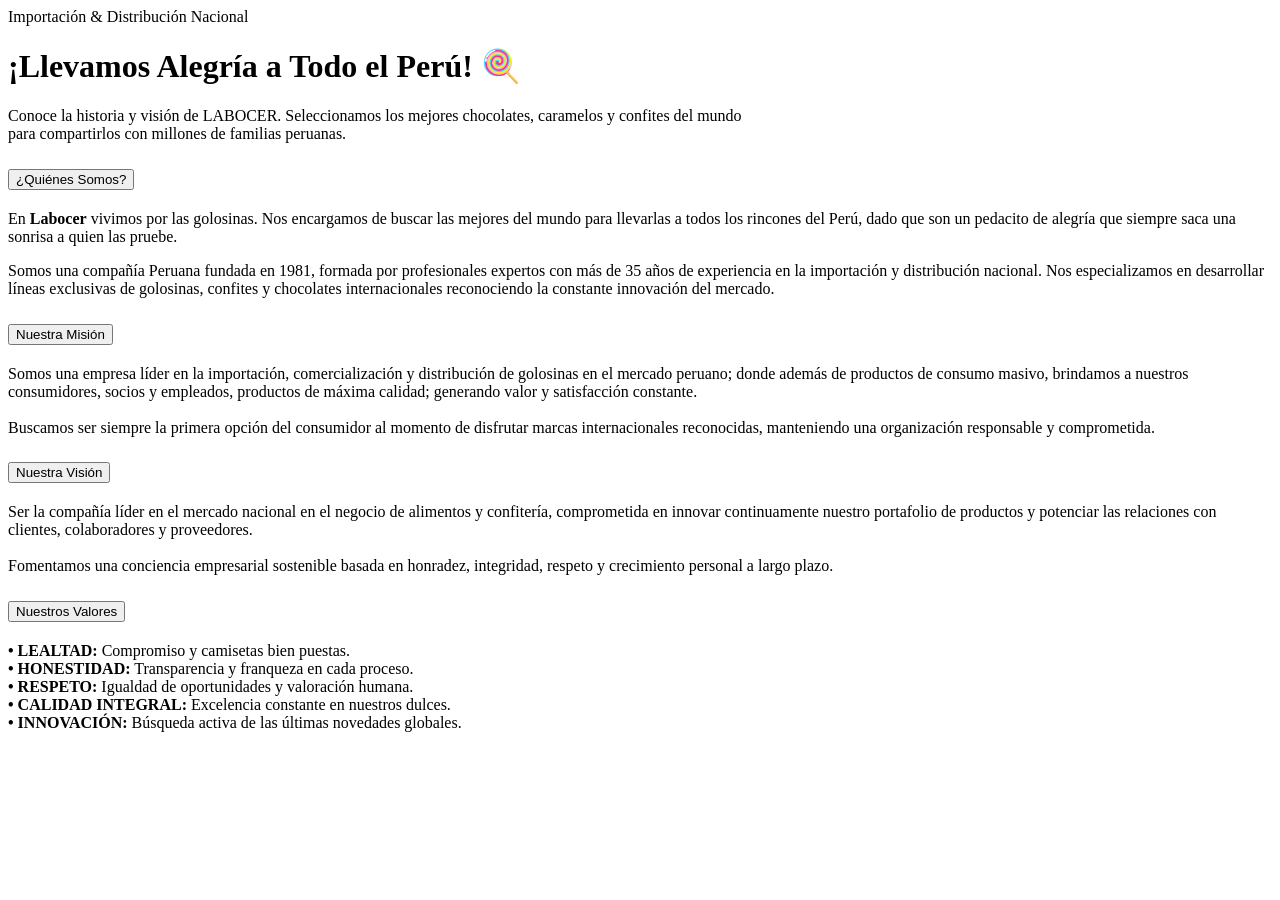
<file: Proyecto-Marcos/src/main/resources/templates/nosotros.html>
<!DOCTYPE html>
<html lang="es" xmlns:th="http://www.thymeleaf.org">
<head>
    <th:block th:replace="~{fragments/layout :: head}"></th:block>
    <title>Nosotros - LABOCER</title>
</head>
<body>
    <!-- Fragmentos del maquetador (Integrante 1) -->
    <div th:replace="~{fragments/layout :: topbar}"></div>
    <div th:replace="~{fragments/layout :: navbar}"></div>

    <header class="container py-5">
        <div class="header-box text-center p-4 p-md-5">
            <span class="badge bg-warning text-dark px-3 py-2 rounded-pill fw-bold mb-3">
                <i class="bi bi-globe-americas me-1"></i> Importación & Distribución Nacional
            </span>
            <h1 class="display-5 fw-bold text-purple mb-3">¡Llevamos Alegría a Todo el Perú! 🍭</h1>
            <p class="lead text-muted mx-auto mb-0" style="max-width: 750px;">
                Conoce la historia y visión de LABOCER. Seleccionamos los mejores chocolates, caramelos y confites del mundo para compartirlos con millones de familias peruanas.
            </p>
        </div>
    </header>

    <main class="container mb-5" id="seccionscrol">
        <section class="row justify-content-center">
            <div class="col-lg-10">
                <!-- Acordeón de Misión y Visión -->
                <div class="accordion accordion-flush d-flex flex-column gap-3" id="accordionNosotros">
                    <div class="accordion-item">
                        <h2 class="accordion-header" id="headingNosotros">
                            <button class="accordion-button fw-bold" type="button" data-bs-toggle="collapse" data-bs-target="#collapseNosotros" aria-expanded="true" aria-controls="collapseNosotros">
                                <i class="bi bi-heart-fill icon-sweet text-warning me-3 fs-4"></i> ¿Quiénes Somos?
                            </button>
                        </h2>
                        <div id="collapseNosotros" class="accordion-collapse collapse show" aria-labelledby="headingNosotros" data-bs-parent="#accordionNosotros">
                            <div class="accordion-body text-secondary lh-lg fs-6 p-4">
                                <p>En <strong>Labocer</strong> vivimos por las golosinas. Nos encargamos de buscar las mejores del mundo para llevarlas a todos los rincones del Perú, dado que son un pedacito de alegría que siempre saca una sonrisa a quien las pruebe.</p>
                                <p class="mb-0">Somos una compañía Peruana fundada en 1981, formada por profesionales expertos con más de 35 años de experiencia en la importación y distribución nacional. Nos especializamos en desarrollar líneas exclusivas de golosinas, confites y chocolates internacionales reconociendo la constante innovación del mercado.</p>
                            </div>
                        </div>
                    </div>

                    <div class="accordion-item">
                        <h2 class="accordion-header" id="headingMision">
                            <button class="accordion-button collapsed fw-bold" type="button" data-bs-toggle="collapse" data-bs-target="#collapseMision" aria-expanded="false" aria-controls="collapseMision">
                                <i class="bi bi-rocket-takeoff-fill icon-sweet text-warning me-3 fs-4"></i> Nuestra Misión
                            </button>
                        </h2>
                        <div id="collapseMision" class="accordion-collapse collapse" aria-labelledby="headingMision" data-bs-parent="#accordionNosotros">
                            <div class="accordion-body text-secondary lh-lg fs-6 p-4">
                                Somos una empresa líder en la importación, comercialización y distribución de golosinas en el mercado peruano; donde además de productos de consumo masivo, brindamos a nuestros consumidores, socios y empleados, productos de máxima calidad; generando valor y satisfacción constante.
                                <br><br>
                                Buscamos ser siempre la primera opción del consumidor al momento de disfrutar marcas internacionales reconocidas, manteniendo una organización responsable y comprometida.
                            </div>
                        </div>
                    </div>

                    <div class="accordion-item">
                        <h2 class="accordion-header" id="headingVision">
                            <button class="accordion-button collapsed fw-bold" type="button" data-bs-toggle="collapse" data-bs-target="#collapseVision" aria-expanded="false" aria-controls="collapseVision">
                                <i class="bi bi-stars icon-sweet text-warning me-3 fs-4"></i> Nuestra Visión
                            </button>
                        </h2>
                        <div id="collapseVision" class="accordion-collapse collapse" aria-labelledby="headingVision" data-bs-parent="#accordionNosotros">
                            <div class="accordion-body text-secondary lh-lg fs-6 p-4">
                                Ser la compañía líder en el mercado nacional en el negocio de alimentos y confitería, comprometida en innovar continuamente nuestro portafolio de productos y potenciar las relaciones con clientes, colaboradores y proveedores.
                                <br><br>
                                Fomentamos una conciencia empresarial sostenible basada en honradez, integridad, respeto y crecimiento personal a largo plazo.
                            </div>
                        </div>
                    </div>

                    <div class="accordion-item">
                        <h2 class="accordion-header" id="headingValores">
                            <button class="accordion-button collapsed fw-bold" type="button" data-bs-toggle="collapse" data-bs-target="#collapseValores" aria-expanded="false" aria-controls="collapseValores">
                                <i class="bi bi-gem icon-sweet text-warning me-3 fs-4"></i> Nuestros Valores
                            </button>
                        </h2>
                        <div id="collapseValores" class="accordion-collapse collapse" aria-labelledby="headingValores" data-bs-parent="#accordionNosotros">
                            <div class="accordion-body text-secondary lh-lg fs-6 p-4">
                                <div class="row g-3">
                                    <div class="col-md-6">
                                        <div class="badge-valor"><strong>• LEALTAD:</strong> Compromiso y camisetas bien puestas.</div>
                                    </div>
                                    <div class="col-md-6">
                                        <div class="badge-valor"><strong>• HONESTIDAD:</strong> Transparencia y franqueza en cada proceso.</div>
                                    </div>
                                    <div class="col-md-6">
                                        <div class="badge-valor"><strong>• RESPETO:</strong> Igualdad de oportunidades y valoración humana.</div>
                                    </div>
                                    <div class="col-md-6">
                                        <div class="badge-valor"><strong>• CALIDAD INTEGRAL:</strong> Excelencia constante en nuestros dulces.</div>
                                    </div>
                                    <div class="col-md-12">
                                        <div class="badge-valor"><strong>• INNOVACIÓN:</strong> Búsqueda activa de las últimas novedades globales.</div>
                                    </div>
                                </div>
                            </div>
                        </div>
                    </div>
                </div>
            </div>
        </section>
    </main>

    <!-- Footer reutilizable -->
    <div th:replace="~{fragments/layout :: footer}"></div>

    <script src="https://cdn.jsdelivr.net/npm/bootstrap@5.3.3/dist/js/bootstrap.bundle.min.js"></script>
</body>
</html>
</file>
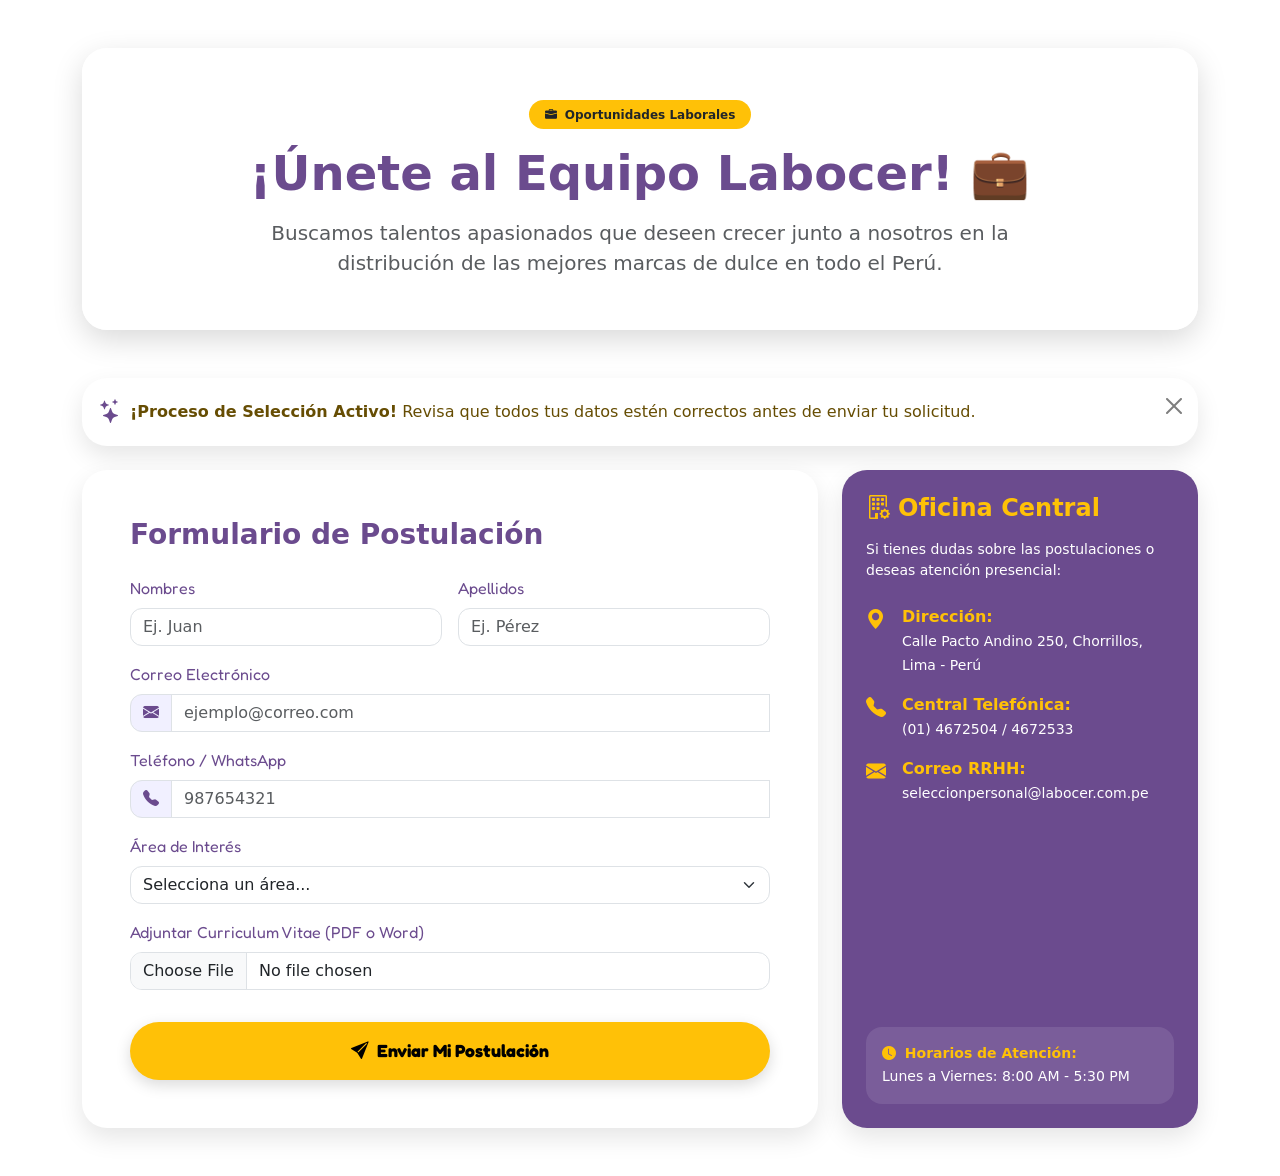
<file: Proyecto-Marcos/src/main/resources/templates/trabaja.html>
<!DOCTYPE html>
<html lang="es" xmlns:th="http://www.thymeleaf.org">
<head>
    <th:block th:replace="~{fragments/layout :: head}"></th:block>
    <title>Trabaja con Nosotros - LABOCER | Importación y Distribución de Golosinas</title>
 
    <link rel="shortcut icon" th:href="@{/img-nos/logo.png}" type="image/x-icon">
    
    <link href="https://cdn.jsdelivr.net/npm/bootstrap@5.3.3/dist/css/bootstrap.min.css" rel="stylesheet">
    <link rel="stylesheet" href="https://cdn.jsdelivr.net/npm/bootstrap-icons@1.11.3/font/bootstrap-icons.min.css">
   
    <link href="https://fonts.googleapis.com/css2?family=Fredoka:wght@400;600;700&family=Poppins:wght@300;400;600&display=swap" rel="stylesheet">
    <link rel="stylesheet" th:href="@{/css/custom.css}">
    
    <style>
        /* Tarjeta Header */
        .header-box {
            background: rgba(255, 255, 255, 0.95);
            border-radius: 25px;
            box-shadow: 0 10px 30px rgba(0,0,0,0.15);
            border: 4px solid #ffffff;
        }

        .text-purple {
            color: #6B4B8E !important;
        }

        .bg-purple {
            background-color: #6B4B8E !important;
        }

        /* Tarjeta principal del formulario y lateral */
        .card-candy {
            border: none;
            border-radius: 25px;
            box-shadow: 0 10px 25px rgba(0,0,0,0.1);
            background-color: #ffffff;
        }

        /* Botón de envío */
        .btn-candy {
            background-color: #ffc107;
            color: #000000 !important;
            font-family: 'Fredoka', cursive;
            border: none;
            border-radius: 50px;
            padding: 12px 30px;
            font-size: 1.1rem;
            font-weight: 700;
            box-shadow: 0 5px 15px rgba(0, 0, 0, 0.15);
            transition: all 0.3s ease;
        }

        .btn-candy:hover {
            transform: scale(1.02);
            background-color: #e0a800;
        }

        /* Form Controls con estilo redondeado */
        .form-control, .form-select, .input-group-text {
            border-radius: 12px;
        }
        
        .input-group .form-control {
            border-top-left-radius: 0;
            border-bottom-left-radius: 0;
        }
        
        .input-group .input-group-text {
            border-top-right-radius: 0;
            border-bottom-right-radius: 0;
            background-color: #f1f0ff;
            color: #6B4B8E;
        }

        .form-label {
            font-family: 'Fredoka', cursive;
            color: #6B4B8E;
        }
    </style>
</head>
<body>
    <!-- Encabezado Reutilizable -->
    <div th:replace="~{fragments/layout :: topbar}"></div>
    <div th:replace="~{fragments/layout :: navbar}"></div>

    <!-- Header / Título -->
    <header class="container py-5">
        <div class="header-box text-center p-4 p-md-5">
            <span class="badge bg-warning text-dark px-3 py-2 rounded-pill fw-bold mb-3">
                <i class="bi bi-briefcase-fill me-1"></i> Oportunidades Laborales
            </span>
            <h1 class="display-5 fw-bold text-purple mb-3">¡Únete al Equipo Labocer! 💼</h1>
            <p class="lead text-muted mx-auto mb-0" style="max-width: 750px;">
                Buscamos talentos apasionados que deseen crecer junto a nosotros en la distribución de las mejores marcas de dulce en todo el Perú.
            </p>
        </div>
    </header>

    <main class="container mb-5">
        
        <!-- Componente de Retroalimentación (Alert) -->
        <div class="alert alert-warning alert-dismissible fade show card-candy p-3 mb-4 d-flex align-items-center gap-2 border-0" role="alert">
            <i class="bi bi-stars text-purple fs-4"></i>
            <div>
                <strong>¡Proceso de Selección Activo!</strong> Revisa que todos tus datos estén correctos antes de enviar tu solicitud.
            </div>
            <button type="button" class="btn-close ms-auto" data-bs-dismiss="alert" aria-label="Close"></button>
        </div>

        <div class="row g-4">
            
            <!-- Formulario Principal -->
            <div class="col-lg-8">
                <div class="card card-candy p-4 p-md-5">
                    <h3 class="fw-bold text-purple mb-4">Formulario de Postulación</h3>
                    
                    <form id="formPostulacion" class="needs-validation" novalidate>
                        
                        <!-- Nombres y Apellidos -->
                        <div class="row g-3 mb-3">
                            <div class="col-md-6 form-group">
                                <label for="nombre" class="form-label">Nombres</label>
                                <input type="text" class="form-control" id="nombre" placeholder="Ej. Juan" required>
                                <div class="valid-feedback">¡Correcto!</div>
                                <div class="invalid-feedback">Por favor ingresa tu nombre.</div>
                            </div>
                            <div class="col-md-6 form-group">
                                <label for="apellido" class="form-label">Apellidos</label>
                                <input type="text" class="form-control" id="apellido" placeholder="Ej. Pérez" required>
                                <div class="valid-feedback">¡Correcto!</div>
                                <div class="invalid-feedback">Por favor ingresa tus apellidos.</div>
                            </div>
                        </div>

                        <!-- Correo Electrónico con Input Group -->
                        <div class="mb-3 form-group">
                            <label for="email" class="form-label">Correo Electrónico</label>
                            <div class="input-group">
                                <span class="input-group-text"><i class="bi bi-envelope-fill"></i></span>
                                <input type="email" class="form-control" id="email" placeholder="ejemplo@correo.com" required>
                                <div class="invalid-feedback">Ingresa un correo electrónico válido.</div>
                            </div>
                        </div>

                        <!-- Teléfono / WhatsApp con Input Group (Exactamente 9 dígitos) -->
                        <div class="mb-3 form-group">
                            <label for="telefono" class="form-label">Teléfono / WhatsApp</label>
                            <div class="input-group">
                                <span class="input-group-text"><i class="bi bi-telephone-fill"></i></span>
                                <input 
                                    type="tel" 
                                    class="form-control" 
                                    id="telefono" 
                                    placeholder="987654321" 
                                    maxlength="9" 
                                    minlength="9" 
                                    pattern="[0-9]{9}" 
                                    oninput="this.value = this.value.replace(/[^0-9]/g, '')" 
                                    required
                                >
                                <div class="invalid-feedback">Debe ingresar exactamente 9 dígitos numéricos.</div>
                            </div>
                        </div>

                        <!-- Área a la que postula -->
                        <div class="mb-3 form-group">
                            <label for="area" class="form-label">Área de Interés</label>
                            <select class="form-select" id="area" required>
                                <option value="" selected disabled>Selecciona un área...</option>
                                <option value="ventas">Ventas y Distribución</option>
                                <option value="almacen">Almacén y Logística</option>
                                <option value="administracion">Administración</option>
                                <option value="marketing">Marketing</option>
                            </select>
                            <div class="invalid-feedback">Selecciona un área de trabajo.</div>
                        </div>

                        <!-- Subir CV -->
                        <div class="mb-4 form-group">
                            <label for="cv" class="form-label">Adjuntar Curriculum Vitae (PDF o Word)</label>
                            <input type="file" class="form-control" id="cv" accept=".pdf,.doc,.docx" required>
                            <div class="invalid-feedback">Adjunta tu archivo de CV.</div>
                        </div>

                        <!-- Botón Submit -->
                        <button type="submit" class="btn btn-candy w-100 py-3 mt-2">
                            <i class="bi bi-send-fill me-2"></i>Enviar Mi Postulación
                        </button>

                    </form>
                </div>
            </div>

            <!-- Tarjeta Lateral de Datos de Contacto -->
            <div class="col-lg-4">
                <div class="card card-candy p-4 bg-purple text-white h-100 d-flex flex-column justify-content-between">
                    <div>
                        <h4 class="fw-bold text-warning mb-3">
                            <i class="bi bi-building-gear me-2"></i>Oficina Central
                        </h4>
                        <p class="small opacity-90 mb-4">Si tienes dudas sobre las postulaciones o deseas atención presencial:</p>
                        
                        <div class="d-flex align-items-start mb-3">
                            <i class="bi bi-geo-alt-fill text-warning fs-5 me-3"></i>
                            <div>
                                <strong class="d-block text-warning">Dirección:</strong>
                                <span class="small">Calle Pacto Andino 250, Chorrillos, Lima - Perú</span>
                            </div>
                        </div>

                        <div class="d-flex align-items-start mb-3">
                            <i class="bi bi-telephone-fill text-warning fs-5 me-3"></i>
                            <div>
                                <strong class="d-block text-warning">Central Telefónica:</strong>
                                <span class="small">(01) 4672504 / 4672533</span>
                            </div>
                        </div>

                        <div class="d-flex align-items-start mb-3">
                            <i class="bi bi-envelope-fill text-warning fs-5 me-3"></i>
                            <div>
                                <strong class="d-block text-warning">Correo RRHH:</strong>
                                <span class="small">seleccionpersonal@labocer.com.pe</span>
                            </div>
                        </div>
                    </div>

                    <div class="p-3 bg-white bg-opacity-10 rounded-4 mt-4">
                        <strong class="d-block text-warning small"><i class="bi bi-clock-fill me-1"></i> Horarios de Atención:</strong>
                        <span class="small">Lunes a Viernes: 8:00 AM - 5:30 PM</span>
                    </div>
                </div>
            </div>

        </div>
    </main>

    <!-- Footer -->
    <div th:replace="~{fragments/layout :: footer}"></div>

    <!-- Bootstrap 5 JS Bundle -->
    <script src="https://cdn.jsdelivr.net/npm/bootstrap@5.3.3/dist/js/bootstrap.bundle.min.js"></script>
    
    <!-- Script de Validación Nativa de Bootstrap -->
    <script>
        (() => {
            'use strict'
            const form = document.getElementById('formPostulacion')

            form.addEventListener('submit', event => {
                const telefonoInput = document.getElementById('telefono');
                
                if (!form.checkValidity() || telefonoInput.value.length !== 9) {
                    event.preventDefault()
                    event.stopPropagation()
                } else {
                    event.preventDefault()
                    alert('¡Gracias por postular! Recibimos tus datos correctamente.');
                    form.reset();
                    form.classList.remove('was-validated');
                    return;
                }

                form.classList.add('was-validated')
            }, false)
        })()
    </script>
</body>
</html>
</file>
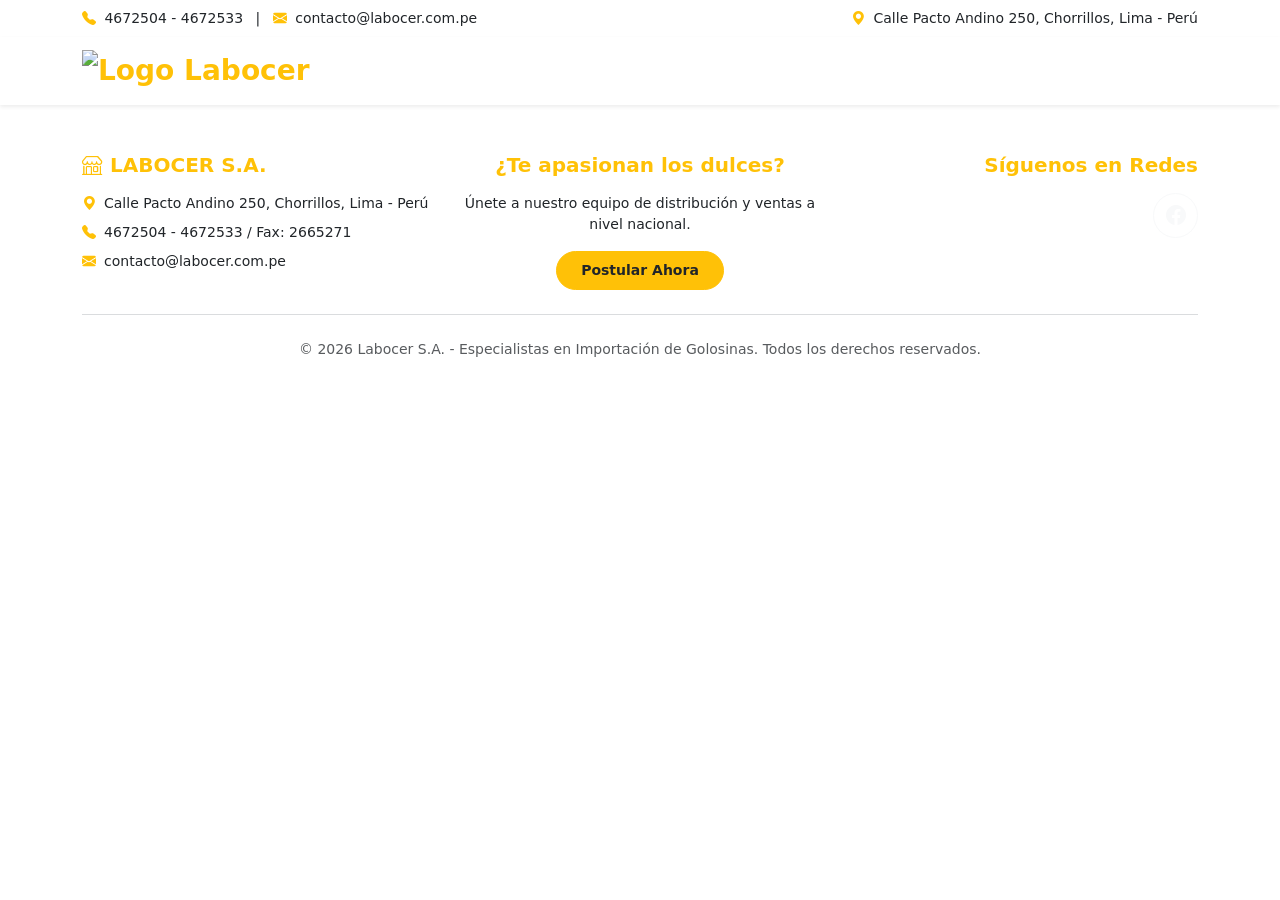
<file: Proyecto-Marcos/src/main/resources/templates/fragments/layout.html>
<!DOCTYPE html>
<html lang="es" xmlns:th="http://www.thymeleaf.org">
<head th:fragment="head">
    <meta charset="UTF-8">
    <meta name="viewport" content="width=device-width, initial-scale=1.0">
    <link rel="shortcut icon" th:href="@{/img/logo/labocer.png}" type="image/x-icon">
    
    <!-- 1. Bootstrap 5 CDN -->
    <link href="https://cdn.jsdelivr.net/npm/bootstrap@5.3.3/dist/css/bootstrap.min.css" rel="stylesheet">
    <!-- 2. Bootstrap Icons -->
    <link rel="stylesheet" href="https://cdn.jsdelivr.net/npm/bootstrap-icons@1.11.3/font/bootstrap-icons.min.css">
    
    <!-- 3. Fuentes Google -->
    <link href="https://fonts.googleapis.com/css2?family=Fredoka:wght@400;600;700&family=Poppins:wght@300;400;600&display=swap" rel="stylesheet">
    
    <!-- 4. Estilos CSS Personalizados -->
    <link rel="stylesheet" th:href="@{/css/custom.css}">
</head>
<body>

    <!-- TOPBAR -->
    <div th:fragment="topbar" class="topbar-bg py-2 small">
        <div class="container d-flex justify-content-between align-items-center">
            <div>
                <i class="bi bi-telephone-fill text-warning me-1"></i> 4672504 - 4672533
                <span class="mx-2">|</span>
                <i class="bi bi-envelope-fill text-warning me-1"></i> contacto@labocer.com.pe
            </div>
            <div class="d-none d-md-block">
                <i class="bi bi-geo-alt-fill text-warning me-1"></i>
                <span>Calle Pacto Andino 250, Chorrillos, Lima - Perú</span>
            </div>
        </div>
    </div>

    <!-- NAVBAR -->
    <nav th:fragment="navbar" class="navbar navbar-expand-lg nav-labocer navbar-dark sticky-top shadow-sm">
        <div class="container">
            <a class="navbar-brand d-flex align-items-center brand-logo-text text-warning fs-3 fw-bold" th:href="@{/}">
                <img th:src="@{/img/logo/labocer.png}" alt="Logo Labocer" class="img-fluid me-2" style="max-height: 45px; width: auto;" onerror="this.style.display='none'">
            </a>
            <button class="navbar-toggler border-0" type="button" data-bs-toggle="collapse" data-bs-target="#navMenu">
                <span class="navbar-toggler-icon"></span>
            </button>
            <div class="collapse navbar-collapse" id="navMenu">
                <ul class="navbar-nav ms-auto mb-2 mb-lg-0 gap-1">
                    <li class="nav-item">
                        <a class="nav-link" th:classappend="${activePage == 'home'} ? 'active' : ''" th:href="@{/}">Home</a>
                    </li>
                    <li class="nav-item">
                        <a class="nav-link" th:classappend="${activePage == 'nosotros'} ? 'active' : ''" th:href="@{/nosotros}">Nosotros</a>
                    </li>
                    <li class="nav-item">
                        <a class="nav-link" th:classappend="${activePage == 'productos'} ? 'active' : ''" th:href="@{/productos}">Productos</a>
                    </li>
                    <li class="nav-item">
                        <a class="nav-link" th:classappend="${activePage == 'distribuidores'} ? 'active' : ''" th:href="@{/distribuidores}">Distribuidores</a>
                    </li>
                    <li class="nav-item">
                        <a class="nav-link" th:classappend="${activePage == 'galeria'} ? 'active' : ''" th:href="@{/galeria}">Galería</a>
                    </li>
                    <li class="nav-item">
                        <a class="nav-link" th:classappend="${activePage == 'contacto'} ? 'active' : ''" th:href="@{/contacto}">Contacto</a>
                    </li>
                    <li class="nav-item">
                        <a class="nav-link" th:classappend="${activePage == 'trabaja'} ? 'active' : ''" th:href="@{/trabaja}">Trabaja con nosotros</a>
                    </li>
                </ul>
            </div>
        </div>
    </nav>

    <!-- FOOTER -->
    <div th:fragment="footer">
        <footer class="footer-bg pt-5 pb-3">
            <div class="container">
                <div class="row g-4">
                    <div class="col-md-4">
                        <h5 class="fw-bold mb-3 text-warning"><i class="bi bi-shop me-2"></i>LABOCER S.A.</h5>
                        <p class="small mb-2"><i class="bi bi-geo-alt-fill text-warning me-2"></i>Calle Pacto Andino 250, Chorrillos, Lima - Perú</p>
                        <p class="small mb-2"><i class="bi bi-telephone-fill text-warning me-2"></i>4672504 - 4672533 / Fax: 2665271</p>
                        <p class="small mb-0"><i class="bi bi-envelope-fill text-warning me-2"></i>contacto@labocer.com.pe</p>
                    </div>
                    <div class="col-md-4 text-center">
                        <h5 class="fw-bold mb-3 text-warning">¿Te apasionan los dulces?</h5>
                        <p class="small mb-3">Únete a nuestro equipo de distribución y ventas a nivel nacional.</p>
                        <a th:href="@{/trabaja}" class="btn btn-sm btn-warning text-dark fw-bold rounded-pill px-4 py-2">
                            Postular Ahora
                        </a>
                    </div>
                    <div class="col-md-4 text-md-end text-center">
                        <h5 class="fw-bold mb-3 text-warning">Síguenos en Redes</h5>
                        <a href="https://www.facebook.com/LabocerSA/" target="_blank" class="btn btn-outline-light rounded-circle fs-5" style="width: 45px; height: 45px; display: inline-flex; align-items: center; justify-content: center;">
                            <i class="bi bi-facebook"></i>
                        </a>
                    </div>
                </div>
                <hr class="border-secondary my-4">
                <div class="text-center small opacity-75">
                    &copy; 2026 Labocer S.A. - Especialistas en Importación de Golosinas. Todos los derechos reservados.
                </div>
            </div>
        </footer>
    </div>

</body>
</html>
</file>
